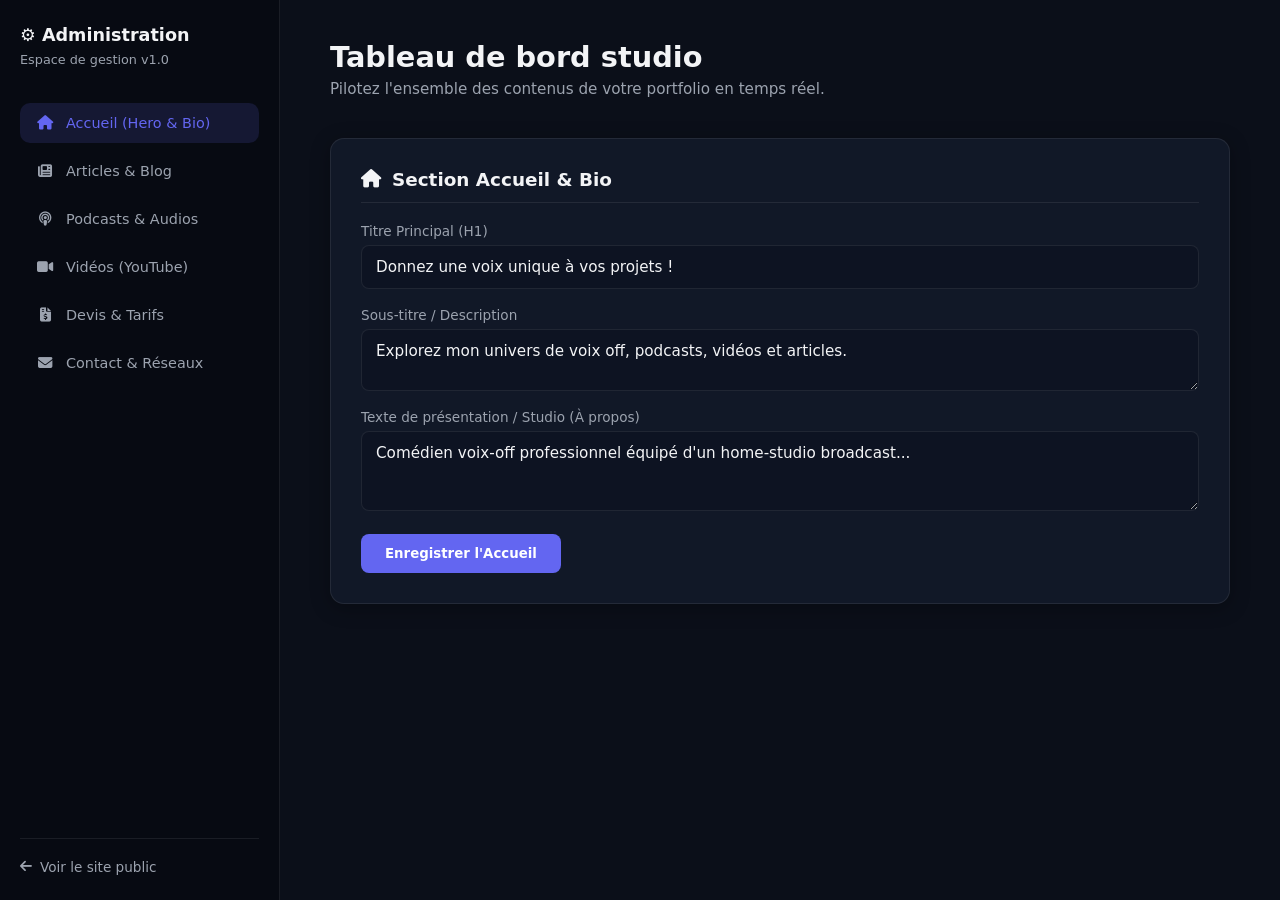
<file: admin.html>
<!DOCTYPE html>
<html lang="fr">
<head>
    <meta charset="UTF-8">
    <meta name="viewport" content="width=device-width, initial-scale=1.0">
    <title>Administration — VOIX-OFF & MÉDIAS</title>
    <link rel="stylesheet" href="admin-style.css">
    <!-- FontAwesome pour les icônes -->
    <link rel="stylesheet" href="https://cdnjs.cloudflare.com/ajax/libs/font-awesome/6.4.0/css/all.min.css">
</head>
<body class="admin-layout">

    <!-- Notification Toast -->
    <div id="toast" class="admin-toast hidden">
        <i class="fa-solid fa-circle-check"></i>
        <span id="toast-msg">Modifications enregistrées !</span>
    </div>

    <!-- MENU LATÉRAL GAUCHE -->
    <aside class="admin-sidebar">
        <div class="sidebar-brand">
            <h2>⚙️ Administration</h2>
            <span>Espace de gestion v1.0</span>
        </div>
        <nav class="sidebar-nav">
            <a href="#" class="sidebar-link active" onclick="switchTab('section-accueil', event)"><i class="fa-solid fa-house"></i> Accueil (Hero & Bio)</a>
            <a href="#" class="sidebar-link" onclick="switchTab('section-articles', event)"><i class="fa-solid fa-newspaper"></i> Articles & Blog</a>
            <a href="#" class="sidebar-link" onclick="switchTab('section-podcasts', event)"><i class="fa-solid fa-podcast"></i> Podcasts & Audios</a>
            <a href="#" class="sidebar-link" onclick="switchTab('section-videos', event)"><i class="fa-solid fa-video"></i> Vidéos (YouTube)</a>
            <a href="#" class="sidebar-link" onclick="switchTab('section-devis', event)"><i class="fa-solid fa-file-invoice-dollar"></i> Devis & Tarifs</a>
            <a href="#" class="sidebar-link" onclick="switchTab('section-contact', event)"><i class="fa-solid fa-envelope"></i> Contact & Réseaux</a>
        </nav>
        <div class="sidebar-footer">
            <a href="index.html" class="back-site-btn" target="_blank"><i class="fa-solid fa-arrow-left"></i> Voir le site public</a>
        </div>
    </aside>

    <!-- CONTENU PRINCIPAL -->
    <main class="admin-content">
        <header class="content-header">
            <h1>Tableau de bord studio</h1>
            <p>Pilotez l'ensemble des contenus de votre portfolio en temps réel.</p>
        </header>

        <div class="admin-sections-container">
            
            <!-- 1. ACCUEIL & BIO -->
            <section id="section-accueil" class="admin-card tab-content">
                <h3><i class="fa-solid fa-house"></i> Section Accueil & Bio</h3>
                <form class="admin-form" onsubmit="saveAccueil(event)">
                    <div class="form-group">
                        <label>Titre Principal (H1)</label>
                        <input type="text" id="adm-hero-title" value="Donnez une voix unique à vos projets !">
                    </div>
                    <div class="form-group">
                        <label>Sous-titre / Description</label>
                        <textarea id="adm-hero-subtitle" rows="2">Explorez mon univers de voix off, podcasts, vidéos et articles.</textarea>
                    </div>
                    <div class="form-group">
                        <label>Texte de présentation / Studio (À propos)</label>
                        <textarea id="adm-about-text" rows="3">Comédien voix-off professionnel équipé d'un home-studio broadcast...</textarea>
                    </div>
                    <button type="submit" class="btn-admin">Enregistrer l'Accueil</button>
                </form>
            </section>

            <!-- 2. ARTICLES & BLOG -->
            <section id="section-articles" class="admin-card tab-content hidden">
                <div style="display: flex; justify-content: space-between; align-items: center; margin-bottom: 25px; border-bottom: 1px solid var(--admin-border); padding-bottom: 15px;">
                    <h3 style="margin: 0; border: none; padding: 0;"><i class="fa-solid fa-newspaper"></i> Articles & Revue de Presse</h3>
                    <button type="button" class="btn-admin" style="background: var(--admin-primary); margin: 0; padding: 8px 16px; font-size: 0.85rem;" onclick="openArticleModal()">
                        <i class="fa-solid fa-plus"></i> Ajouter un Article
                    </button>
                </div>
                <div id="admin-articles-list" style="display: flex; flex-direction: column; gap: 12px;"></div>
            </section>

            <!-- 3. PODCASTS & SOUS-CATÉGORIES -->
            <section id="section-podcasts" class="admin-card tab-content hidden">
                <div style="display: flex; justify-content: space-between; align-items: center; margin-bottom: 20px; border-bottom: 1px solid var(--admin-border); padding-bottom: 15px;">
                    <div>
                        <h3 style="margin: 0 0 5px 0; border: none; padding: 0;"><i class="fa-solid fa-podcast"></i> Gestion des Podcasts & Sous-Catégories</h3>
                        <p style="color: var(--admin-muted); font-size: 0.85rem; margin: 0;">Gérez vos sous-catégories/émissions et vos enregistrements réécoutables.</p>
                    </div>
                    <div style="display: flex; gap: 10px;">
                        <button type="button" class="btn-admin" style="background: #8b5cf6; margin: 0; padding: 8px 16px; font-size: 0.85rem;" onclick="openSubCategoryModal()">
                            <i class="fa-solid fa-tags"></i> Sous-Catégories
                        </button>
                        <button type="button" class="btn-admin" style="background: var(--admin-primary); margin: 0; padding: 8px 16px; font-size: 0.85rem;" onclick="openPodcastModal()">
                            <i class="fa-solid fa-plus"></i> Ajouter un Replay
                        </button>
                    </div>
                </div>

                <div style="background: #070a12; border: 1px solid var(--admin-border); border-radius: 12px; padding: 15px; margin-bottom: 20px;">
                    <span style="font-size: 0.8rem; color: var(--admin-muted); font-weight: bold; text-transform: uppercase; display: block; margin-bottom: 10px;">
                        <i class="fa-solid fa-layer-group"></i> Sous-catégories d'émissions configurées :
                    </span>
                    <div id="admin-subcategories-badges" style="display: flex; gap: 8px; flex-wrap: wrap;"></div>
                </div>

                <div id="admin-podcasts-list" style="display: flex; flex-direction: column; gap: 12px;"></div>
            </section>

            <!-- 4. VIDÉOS & SOUS-CATÉGORIES -->
            <section id="section-videos" class="admin-card tab-content hidden">
                <div style="display: flex; justify-content: space-between; align-items: center; margin-bottom: 20px; border-bottom: 1px solid var(--admin-border); padding-bottom: 15px;">
                    <div>
                        <h3 style="margin: 0 0 5px 0; border: none; padding: 0;"><i class="fa-solid fa-video"></i> Gestion des Vidéos & Sous-Catégories</h3>
                        <p style="color: var(--admin-muted); font-size: 0.85rem; margin: 0;">Gérez vos catégories de vidéos YouTube et vos intégrations.</p>
                    </div>
                    <div style="display: flex; gap: 10px;">
                        <button type="button" class="btn-admin" style="background: #8b5cf6; margin: 0; padding: 8px 16px; font-size: 0.85rem;" onclick="openVideoSubCategoryModal()">
                            <i class="fa-solid fa-tags"></i> Sous-Catégories Vidéos
                        </button>
                        <button type="button" class="btn-admin" style="background: var(--admin-primary); margin: 0; padding: 8px 16px; font-size: 0.85rem;" onclick="openVideoModal()">
                            <i class="fa-solid fa-plus"></i> Ajouter une Vidéo
                        </button>
                    </div>
                </div>

                <div style="background: #070a12; border: 1px solid var(--admin-border); border-radius: 12px; padding: 15px; margin-bottom: 20px;">
                    <span style="font-size: 0.8rem; color: var(--admin-muted); font-weight: bold; text-transform: uppercase; display: block; margin-bottom: 10px;">
                        <i class="fa-solid fa-layer-group"></i> Sous-catégories vidéos configurées :
                    </span>
                    <div id="admin-video-subcategories-badges" style="display: flex; gap: 8px; flex-wrap: wrap;"></div>
                </div>

                <div id="admin-videos-list" style="display: flex; flex-direction: column; gap: 12px;"></div>
            </section>

            <!-- 5. DEVIS -->
            <section id="section-devis" class="admin-card tab-content hidden">
                <h3><i class="fa-solid fa-file-invoice-dollar"></i> Section Devis & Tarifs</h3>
                <form class="admin-form" onsubmit="saveDevis(event)">
                    <div class="form-group">
                        <label>Message d'introduction</label>
                        <textarea id="adm-devis-msg" rows="2">Remplissez ce formulaire pour recevoir un devis personnalisé sous 24h.</textarea>
                    </div>
                    <button type="submit" class="btn-admin">Enregistrer les Devis</button>
                </form>
            </section>

            <!-- 6. CONTACT -->
            <section id="section-contact" class="admin-card tab-content hidden">
                <h3><i class="fa-solid fa-envelope"></i> Section Contact & Réseaux</h3>
                <form class="admin-form" onsubmit="saveContact(event)">
                    <div class="form-group">
                        <label>Email de réception</label>
                        <input type="email" id="adm-contact-email" value="contact@voixoff-medias.fr">
                    </div>
                    <button type="submit" class="btn-admin">Enregistrer le Contact</button>
                </form>
            </section>

        </div>
    </main>

    <!-- MODALE ARTICLES -->
    <div id="article-modal" style="display: none; position: fixed; top: 0; left: 0; width: 100%; height: 100%; background: rgba(0,0,0,0.8); justify-content: center; align-items: center; z-index: 2000; padding: 20px;">
        <div style="background: var(--admin-card); border: 1px solid var(--admin-border); border-radius: 16px; padding: 30px; width: 100%; max-width: 850px; max-height: 90vh; display: flex; flex-direction: column; box-shadow: 0 10px 40px rgba(0,0,0,0.6);">
            <h3 id="modal-title" style="margin-bottom: 20px; border-bottom: 1px solid var(--admin-border); padding-bottom: 10px; color: var(--admin-text);">Éditer l'article</h3>
            <form class="admin-form" onsubmit="saveArticleModal(event)" style="display: flex; flex-direction: column; gap: 15px; overflow-y: auto; flex-grow: 1; padding-right: 5px;">
                <input type="hidden" id="art-edit-index" value="-1">
                <div class="form-group">
                    <label>Titre de l'article</label>
                    <input type="text" id="modal-art-title" required placeholder="Ex: L'art de la voix-off">
                </div>
                <div class="form-group">
                    <label>Description / Extrait court</label>
                    <input type="text" id="modal-art-desc" required placeholder="Bref résumé affiché sur la carte...">
                </div>
                <div class="form-group" style="flex-grow: 1; display: flex; flex-direction: column;">
                    <label style="margin-bottom: 5px;">Contenu complet de l'article</label>
                    <div style="background: #070a12; border: 1px solid var(--admin-border); border-bottom: none; border-top-left-radius: 8px; border-top-right-radius: 8px; padding: 8px; display: flex; gap: 8px; align-items: center;">
                        <button type="button" onclick="formatText('bold')" style="background: #111827; border: 1px solid var(--admin-border); color: #fff; padding: 6px 12px; border-radius: 4px; cursor: pointer;"><i class="fa-solid fa-bold"></i></button>
                        <button type="button" onclick="formatText('italic')" style="background: #111827; border: 1px solid var(--admin-border); color: #fff; padding: 6px 12px; border-radius: 4px; cursor: pointer;"><i class="fa-solid fa-italic"></i></button>
                        <button type="button" onclick="formatText('underline')" style="background: #111827; border: 1px solid var(--admin-border); color: #fff; padding: 6px 12px; border-radius: 4px; cursor: pointer;"><i class="fa-solid fa-underline"></i></button>
                    </div>
                    <div id="modal-art-content" contenteditable="true" style="background: #0d1322; border: 1px solid var(--admin-border); border-bottom-left-radius: 8px; border-bottom-right-radius: 8px; padding: 15px; color: var(--admin-text); min-height: 200px; overflow-y: auto; outline: none;"></div>
                </div>
                <div style="display: flex; justify-content: flex-end; gap: 10px; margin-top: 15px;">
                    <button type="button" onclick="closeArticleModal()" style="background: transparent; border: 1px solid var(--admin-border); color: var(--admin-text); padding: 10px 20px; border-radius: 8px; cursor: pointer;">Annuler</button>
                    <button type="submit" class="btn-admin" style="margin: 0;">Enregistrer</button>
                </div>
            </form>
        </div>
    </div>

    <!-- MODALE GESTION DES SOUS-CATÉGORIES PODCASTS -->
    <div id="subcat-modal" style="display: none; position: fixed; top: 0; left: 0; width: 100%; height: 100%; background: rgba(0,0,0,0.8); justify-content: center; align-items: center; z-index: 2000; padding: 20px;">
        <div style="background: var(--admin-card); border: 1px solid var(--admin-border); border-radius: 16px; padding: 30px; width: 100%; max-width: 500px; box-shadow: 0 10px 40px rgba(0,0,0,0.6);">
            <h3 style="margin-bottom: 20px; border-bottom: 1px solid var(--admin-border); padding-bottom: 10px; color: var(--admin-text);">Gérer les Sous-Catégories (Podcasts)</h3>
            
            <div style="display: flex; gap: 10px; margin-bottom: 20px;">
                <input type="text" id="new-subcat-input" placeholder="Nom de la nouvelle émission..." style="flex-grow: 1; padding: 10px; background: #0d1322; border: 1px solid var(--admin-border); border-radius: 8px; color: white; outline: none;">
                <button type="button" onclick="addSubCategory()" style="background: #8b5cf6; color: white; border: none; padding: 10px 16px; border-radius: 8px; cursor: pointer; font-weight: 600;">Ajouter</button>
            </div>

            <div id="subcat-list-modal" style="display: flex; flex-direction: column; gap: 10px; max-height: 200px; overflow-y: auto; margin-bottom: 20px;">
            </div>
            <div style="display: flex; justify-content: flex-end;">
                <button type="button" onclick="closeSubCategoryModal()" style="background: var(--admin-primary); color: white; border: none; padding: 10px 20px; border-radius: 8px; cursor: pointer; font-weight: 600;">Fermer</button>
            </div>
        </div>
    </div>

    <!-- MODALE GESTION DES SOUS-CATÉGORIES VIDÉOS -->
    <div id="video-subcat-modal" style="display: none; position: fixed; top: 0; left: 0; width: 100%; height: 100%; background: rgba(0,0,0,0.8); justify-content: center; align-items: center; z-index: 2000; padding: 20px;">
        <div style="background: var(--admin-card); border: 1px solid var(--admin-border); border-radius: 16px; padding: 30px; width: 100%; max-width: 500px; box-shadow: 0 10px 40px rgba(0,0,0,0.6);">
            <h3 style="margin-bottom: 20px; border-bottom: 1px solid var(--admin-border); padding-bottom: 10px; color: var(--admin-text);">Gérer les Sous-Catégories (Vidéos)</h3>
            
            <div style="display: flex; gap: 10px; margin-bottom: 20px;">
                <input type="text" id="new-video-subcat-input" placeholder="Nom de la catégorie vidéo..." style="flex-grow: 1; padding: 10px; background: #0d1322; border: 1px solid var(--admin-border); border-radius: 8px; color: white; outline: none;">
                <button type="button" onclick="addVideoSubCategory()" style="background: #8b5cf6; color: white; border: none; padding: 10px 16px; border-radius: 8px; cursor: pointer; font-weight: 600;">Ajouter</button>
            </div>

            <div id="video-subcat-list-modal" style="display: flex; flex-direction: column; gap: 10px; max-height: 200px; overflow-y: auto; margin-bottom: 20px;">
            </div>
            <div style="display: flex; justify-content: flex-end;">
                <button type="button" onclick="closeVideoSubCategoryModal()" style="background: var(--admin-primary); color: white; border: none; padding: 10px 20px; border-radius: 8px; cursor: pointer; font-weight: 600;">Fermer</button>
            </div>
        </div>
    </div>

    <!-- MODALE AJOUT / MODIFICATION REPLAY (PODCAST) -->
    <div id="podcast-modal" style="display: none; position: fixed; top: 0; left: 0; width: 100%; height: 100%; background: rgba(0,0,0,0.8); justify-content: center; align-items: center; z-index: 2000; padding: 20px;">
        <div style="background: var(--admin-card); border: 1px solid var(--admin-border); border-radius: 16px; padding: 30px; width: 100%; max-width: 600px; box-shadow: 0 10px 40px rgba(0,0,0,0.6);">
            <h3 id="podcast-modal-title" style="margin-bottom: 20px; border-bottom: 1px solid var(--admin-border); padding-bottom: 10px; color: var(--admin-text);">Ajouter un Replay</h3>
            <form class="admin-form" onsubmit="savePodcastModal(event)">
                <input type="hidden" id="pod-edit-index" value="-1">
                
                <div class="form-group">
                    <label>Titre du Replay *</label>
                    <input type="text" id="pod-modal-title" required placeholder="Ex: Interview Maire">
                </div>

                <div class="form-group">
                    <label>Sous-Catégorie / Émission *</label>
                    <select id="pod-modal-subcat" required style="width: 100%; padding: 12px; background: #0d1322; border: 1px solid var(--admin-border); border-radius: 8px; color: white;">
                    </select>
                </div>

                <div style="display: grid; grid-template-columns: 1fr 1fr; gap: 15px;">
                    <div class="form-group">
                        <label>Date de diffusion *</label>
                        <input type="text" id="pod-modal-date" required placeholder="Ex: 28 Octobre 2026">
                    </div>
                    <div class="form-group">
                        <label>Durée *</label>
                        <input type="text" id="pod-modal-duration" required placeholder="Ex: 18 min">
                    </div>
                </div>

                <div class="form-group">
                    <label>Fichier Audio (ordinateur) ou Lien URL *</label>
                    <div style="display: flex; gap: 10px; align-items: center; margin-bottom: 8px;">
                        <label style="background: #8b5cf6; color: white; padding: 10px 16px; border-radius: 8px; cursor: pointer; font-size: 0.85rem; font-weight: 600;">
                            <i class="fa-solid fa-folder-open"></i> Choisir un fichier audio
                            <input type="file" id="pod-modal-file" accept="audio/*" style="display: none;" onchange="handleAudioFileSelect(event)">
                        </label>
                        <span id="pod-file-name" style="font-size: 0.85rem; color: var(--admin-muted);">Aucun fichier choisi</span>
                    </div>
                    <input type="text" id="pod-modal-url" placeholder="Ou coller un lien URL audio (https://...)">
                </div>

                <div style="display: flex; justify-content: flex-end; gap: 10px; margin-top: 15px;">
                    <button type="button" onclick="closePodcastModal()" style="background: transparent; border: 1px solid var(--admin-border); color: var(--admin-text); padding: 10px 20px; border-radius: 8px; cursor: pointer;">Annuler</button>
                    <button type="submit" class="btn-admin" style="margin: 0; background: #8b5cf6;">Enregistrer</button>
                </div>
            </form>
        </div>
    </div>

    <!-- MODALE AJOUT / MODIFICATION VIDÉO -->
    <div id="video-modal" style="display: none; position: fixed; top: 0; left: 0; width: 100%; height: 100%; background: rgba(0,0,0,0.8); justify-content: center; align-items: center; z-index: 2000; padding: 20px;">
        <div style="background: var(--admin-card); border: 1px solid var(--admin-border); border-radius: 16px; padding: 30px; width: 100%; max-width: 600px; box-shadow: 0 10px 40px rgba(0,0,0,0.6);">
            <h3 id="video-modal-title" style="margin-bottom: 20px; border-bottom: 1px solid var(--admin-border); padding-bottom: 10px; color: var(--admin-text);">Ajouter une Vidéo</h3>
            <form class="admin-form" onsubmit="saveVideoModal(event)">
                <input type="hidden" id="vid-edit-index" value="-1">
                
                <div class="form-group">
                    <label>Titre de la Vidéo *</label>
                    <input type="text" id="vid-modal-title" required placeholder="Ex: Démo Pub TV 2026">
                </div>

                <div class="form-group">
                    <label>Sous-Catégorie *</label>
                    <select id="vid-modal-subcat" required style="width: 100%; padding: 12px; background: #0d1322; border: 1px solid var(--admin-border); border-radius: 8px; color: white;">
                    </select>
                </div>

                <div class="form-group">
                    <label>Lien Embed YouTube (ou URL embed) *</label>
                    <input type="text" id="vid-modal-url" required placeholder="Ex: https://www.youtube.com/embed/EXEMPLE1">
                </div>

                <div style="display: flex; justify-content: flex-end; gap: 10px; margin-top: 15px;">
                    <button type="button" onclick="closeVideoModal()" style="background: transparent; border: 1px solid var(--admin-border); color: var(--admin-text); padding: 10px 20px; border-radius: 8px; cursor: pointer;">Annuler</button>
                    <button type="submit" class="btn-admin" style="margin: 0; background: #8b5cf6;">Enregistrer</button>
                </div>
            </form>
        </div>
    </div>

    <script src="admin-script.js"></script>
</body>
</html>
</file>
<file: admin-style.css>
:root {
    --admin-bg: #0b0f19;
    --admin-card: #111827;
    --admin-sidebar: #070a12;
    --admin-primary: #6366f1;
    --admin-primary-hover: #4f46e5;
    --admin-text: #f3f4f6;
    --admin-muted: #9ca3af;
    --admin-border: rgba(255, 255, 255, 0.08);
}

* {
    box-sizing: border-box;
    margin: 0;
    padding: 0;
    font-family: system-ui, -apple-system, sans-serif;
    scroll-behavior: smooth;
}

body.admin-layout {
    background-color: var(--admin-bg);
    color: var(--admin-text);
    display: flex;
    min-height: 100vh;
}

/* Sidebar GAUCHE */
.admin-sidebar {
    width: 280px;
    background-color: var(--admin-sidebar);
    border-right: 1px solid var(--admin-border);
    display: flex;
    flex-direction: column;
    position: fixed;
    top: 0;
    bottom: 0;
    left: 0;
    padding: 25px 20px;
}

.sidebar-brand h2 {
    font-size: 1.1rem;
    font-weight: 700;
    color: var(--admin-text);
    margin-bottom: 4px;
}

.sidebar-brand span {
    font-size: 0.8rem;
    color: var(--admin-muted);
}

.sidebar-nav {
    display: flex;
    flex-direction: column;
    gap: 8px;
    margin-top: 35px;
    flex-grow: 1;
}

.sidebar-link {
    color: var(--admin-muted);
    text-decoration: none;
    padding: 12px 16px;
    border-radius: 10px;
    font-size: 0.9rem;
    font-weight: 500;
    transition: all 0.2s ease;
    display: flex;
    align-items: center;
    gap: 12px;
}

.sidebar-link i {
    width: 18px;
    text-align: center;
}

.sidebar-link:hover, .sidebar-link.active {
    background-color: rgba(99, 102, 241, 0.15);
    color: var(--admin-primary);
}

.sidebar-footer {
    border-top: 1px solid var(--admin-border);
    padding-top: 20px;
}

.back-site-btn {
    color: var(--admin-muted);
    text-decoration: none;
    font-size: 0.85rem;
    display: flex;
    align-items: center;
    gap: 8px;
    transition: color 0.2s;
}

.back-site-btn:hover {
    color: var(--admin-text);
}

/* Contenu DROITE */
.admin-content {
    margin-left: 280px;
    flex-grow: 1;
    padding: 40px 50px;
}

.content-header {
    margin-bottom: 40px;
}

.content-header h1 {
    font-size: 1.8rem;
    font-weight: 800;
    margin-bottom: 6px;
}

.content-header p {
    color: var(--admin-muted);
    font-size: 0.95rem;
}

.admin-sections-container {
    display: flex;
    flex-direction: column;
    gap: 30px;
    max-width: 900px;
}

.admin-card {
    background-color: var(--admin-card);
    border: 1px solid var(--admin-border);
    border-radius: 14px;
    padding: 30px;
    box-shadow: 0 4px 20px rgba(0, 0, 0, 0.3);
}

.admin-card h3 {
    font-size: 1.15rem;
    margin-bottom: 20px;
    border-bottom: 1px solid var(--admin-border);
    padding-bottom: 12px;
    display: flex;
    align-items: center;
    gap: 10px;
    color: var(--admin-text);
}

.admin-form {
    display: flex;
    flex-direction: column;
    gap: 18px;
}

.form-group {
    display: flex;
    flex-direction: column;
    gap: 6px;
}

.form-group label {
    font-size: 0.85rem;
    color: var(--admin-muted);
    font-weight: 500;
}

.form-group input, .form-group textarea {
    padding: 12px 14px;
    background: #0d1322;
    border: 1px solid var(--admin-border);
    border-radius: 8px;
    color: var(--admin-text);
    font-size: 0.95rem;
}

.form-group input:focus, .form-group textarea:focus {
    outline: none;
    border-color: var(--admin-primary);
}

.btn-admin {
    background: var(--admin-primary);
    color: white;
    padding: 12px 24px;
    border-radius: 8px;
    font-weight: 600;
    border: none;
    cursor: pointer;
    transition: background 0.2s, transform 0.1s;
    align-self: flex-start;
    margin-top: 5px;
}

.btn-admin:hover {
    background: var(--admin-primary-hover);
    transform: translateY(-1px);
}

.tab-content.hidden {
    display: none;
}

/* Toast de notification */
.admin-toast {
    position: fixed;
    bottom: 30px;
    right: 30px;
    background: #10b981;
    color: white;
    padding: 14px 22px;
    border-radius: 10px;
    box-shadow: 0 10px 25px rgba(0,0,0,0.3);
    display: flex;
    align-items: center;
    gap: 12px;
    font-weight: 600;
    z-index: 9999;
    transition: opacity 0.3s ease;
}

.admin-toast.hidden {
    opacity: 0;
    pointer-events: none;
}

/* Masquer la modale par défaut */
#article-modal.hidden {
    display: none !important;
}
</file>
